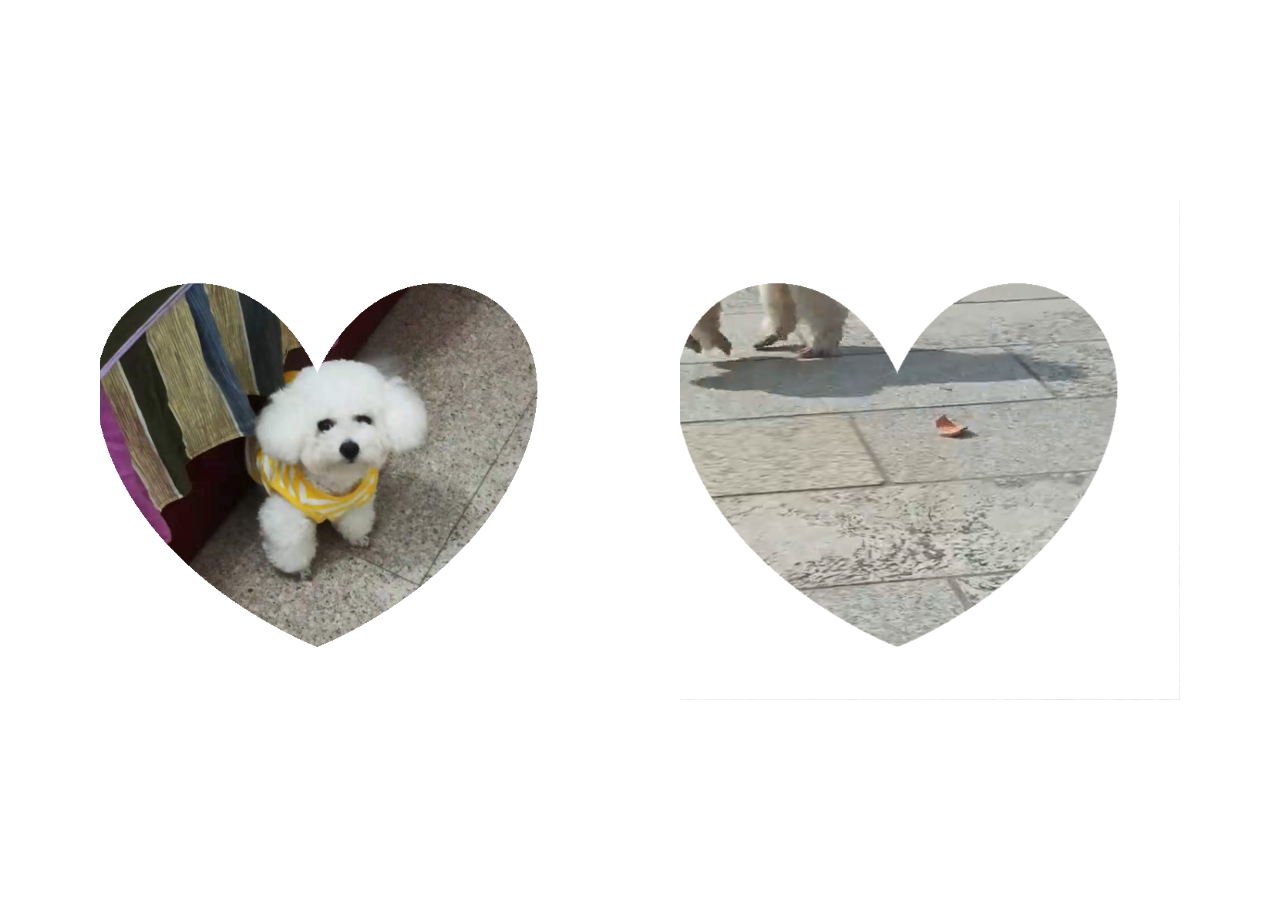
<file: 2005230103-2/index.html>
<!DOCTYPE html>
<html>
  <head>
    <meta charset="utf-8" />
    <meta name="viewport" content="width=device-width, initial-scale=1.0" />
    <title>傻狗怎么说</title>
    <link rel="stylesheet" href="style.css" />
  </head>
  <body>
    <div class="container">
      <div class="imgBx">
        <img src="a.jpg" />
        <img src="c.jpg" />
      </div>
      <div class="imgBx">
        <video src="b.mp4" autoplay muted loop></video>
        <img src="c.jpg" />
      </div>
    </div>
  </body>
</html>
</file>
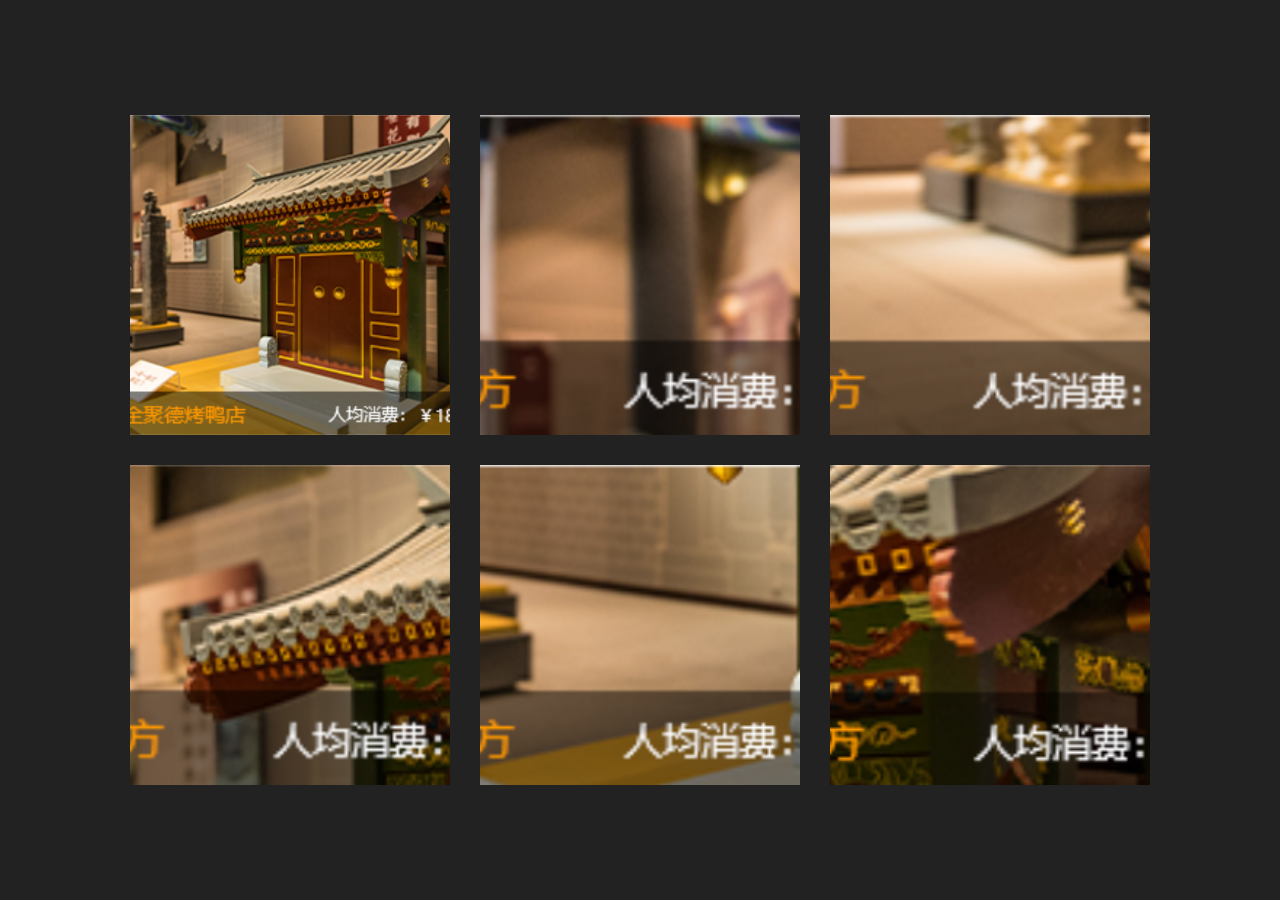
<file: 2005230103/index.html>
<!doctype html>
<html>
<head>
	<meta charset="utf-8">
	<meta name="viewport" content="width=device-width, initial-scale=1.0">
	<title>CSS Image Hover Overlay Effects</title>
	<link rel="stylesheet" href="style.css">
</head>
<body>
	<div class="container">
		<div class="card">
			<div class="imgBx">
				<img src="img1.jpg">
			</div>
			<div class="contentBx">
				<div class="content">
					<h3>第一部分</h3>
					<p>当年全聚德的创始人杨全仁，请一位名叫钱子龙的秀才题写匾额。这一匾额几经风雨，一挂就是150多年。可是不知您是否注意到：全聚德牌匾上的德字少了一横。这是为 什么呢？</p>
				</div>
			</div>
		</div>
		<div class="card">
			<div class="imgBx">
				<img src="img2.jpg">
			</div>
			<div class="contentBx">
				<div class="content">
					<h3>第二部分</h3>
					<p>有人说，当时杨老板把钱子龙请来，两人对饮开怀，杨全仁得知钱子龙书法非常好，于是马上拿出笔墨纸砚，请钱秀才题个字。由于钱秀才多喝了两杯，精神有些恍惚，一不留心，“德”字忘写了一横。</p>
				</div>
			</div>
		</div>
		<div class="card">
			<div class="imgBx">
				<img src="img3.jpg">
			</div>
			<div class="contentBx">
				<div class="content">
					<h3>第三部分</h3>
					<p>还有人说，当时杨全仁创业时，一共雇了13个伙计，加上自己一共14个人。为了让大家安心干活，同心协力，所以让钱秀才少写一横，表示大家心上不能横一把刀。听到这，也许您会反问：那加上一横，不是更表示一心一意吗？</p>
				</div>
			</div>
		</div>
		<div class="card">
			<div class="imgBx">
				<img src="img4.jpg">
			</div>
			<div class="contentBx">
				<div class="content">
					<h3>第四部分</h3>
					<p>这些当然都是猜测和传说。真正的原因是什么呢？原来早在一百多年前，“德”就是像多音字一样的写字，可以有一横，也可以没有横</p>
				</div>
			</div>
		</div>
		<div class="card">
			<div class="imgBx">
				<img src="img5.jpg">
			</div>
			<div class="contentBx">
				<div class="content">
					<h3>第五部分</h3>
					<p>“经百余年精心研究 营养丰富 酥脆焦嫩 美味适口中外驰名特聘名师精做各种菜羹 远年花雕 座位清洁 服务周到 诸君一尝 保证满意”</p>
				</div>
			</div>
		</div>
		<div class="card">
			<div class="imgBx">
				<img src="img6.jpg">
			</div>
			<div class="contentBx">
				<div class="content">
					<h3>第六部分</h3>
					<p>从这里我们可以看出，当时全聚德的烤鸭已很有名气，就餐环境优雅服务更是没的说，不仅可以让客人堂吃，还可为顾客送烤鸭上门，而且有“准时”、“不误”的服务承诺。</p>
				</div>
			</div>
		</div>
	</div>
</body>
</html>
</file>
<file: 2005230103-2/style.css>
* {
  margin: 0;
  padding: 0;
  box-sizing: border-box;
  font-family: "Poppins", sans-serif;
}
body {
  display: flex;
  justify-content: center;
  align-items: center;
  min-height: 100vh;
}
.container {
  display: flex;
  justify-content: center;
  align-items: center;
  flex-wrap: wrap;
}
.imgBx {
  position: relative;
  width: 500px;
  height: 500px;
  margin: 40px;
}
.imgBx img {
  position: absolute;
  top: 0;
  left: 0;
  width: 100%;
  height: 100%;
  object-fit: cover;
  mix-blend-mode: screen;
}
.imgBx video {
  position: absolute;
  top: 0;
  left: 0;
  width: 100%;
  height: 100%;
  object-fit: cover;
}
</file>
<file: 2005230103/style.css>
@import url('https://fonts.googleapis.com/css2?family=Poppins:wght@300;400;500;600;700;800;900&display=swap');
*
{
  margin: 0;
  padding: 0;
  box-sizing: border-box;
  font-family: 'Poppins', sans-serif;
}
body
{
  display: flex;
  justify-content: center;
  align-items: center;
  min-height: 100vh;
  background: #222;
}
.container
{
  position: relative;
  display: flex;
  justify-content: center;
  align-items: center;
  flex-wrap: wrap;
  max-width: 1100px;
}
.container .card
{
  position: relative;
  width: 320px;
  height: 320px;
  margin: 15px;
  overflow: hidden;
}
.container .card .imgBx,
.container .card .contentBx
{
  position: absolute;
  top: 0;
  left: 0;
  width: 100%;
  height: 100%;
}
.container .card .imgBx img
{
  position: absolute;
  top: 0;
  left: 0;
  width: 100%;
  height: 100%;
  object-fit: cover;
}
.container .card .contentBx::before
{
  content: '';
  position: absolute;
  top: 0;
  left: 0;
  width: 100%;
  height: 100%;
  background: #fff;
  transform: scaleX(0);
  transition: transform 0.5s ease-in-out;
  transform-origin: right;
  transition-delay: 0.5s;
}
.container .card:hover .contentBx::before
{
  transform: scaleX(1);
  transition: transform 0.5s ease-in-out;
  transform-origin: left;
  transition-delay: 0s;
}
.container .card .contentBx
{
  display: flex;
  justify-content: center;
  align-items: center;
}
.container .card .contentBx .content
{
  position: relative;
  padding: 30px;
  z-index: 1;
  transition: 0.5s;
  transform: translateX(-300px);
  transition-delay: 0s;
}
.container .card:hover .contentBx .content
{
  transform: translateX(0px);
  transition-delay: 0.5s;
}
.container .card .contentBx .content h3
{
  font-size: 1.3em;
  text-transform: uppercase;
  letter-spacing: 1px;
}
.container .card .contentBx .content p
{
  font-size: 1em;
  line-height: 1.4em;
  font-weight: 300;
}
</file>
